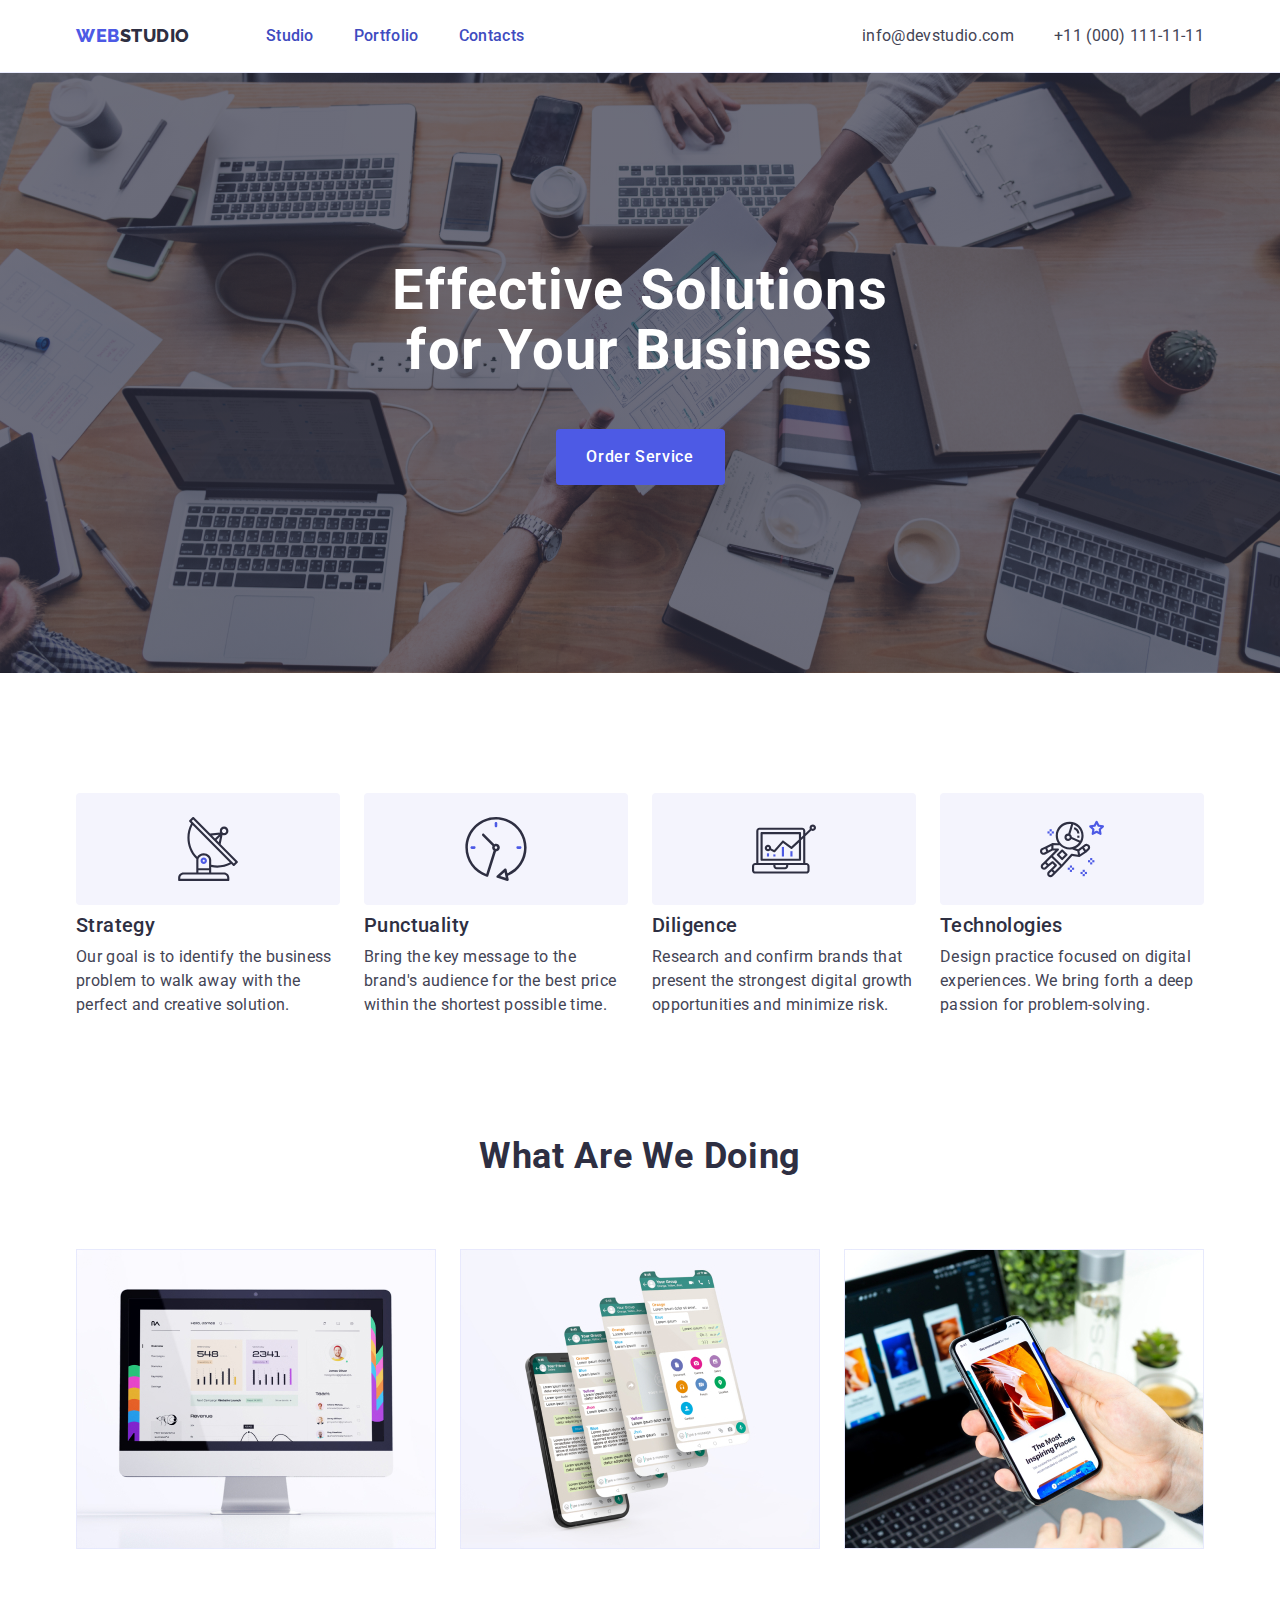
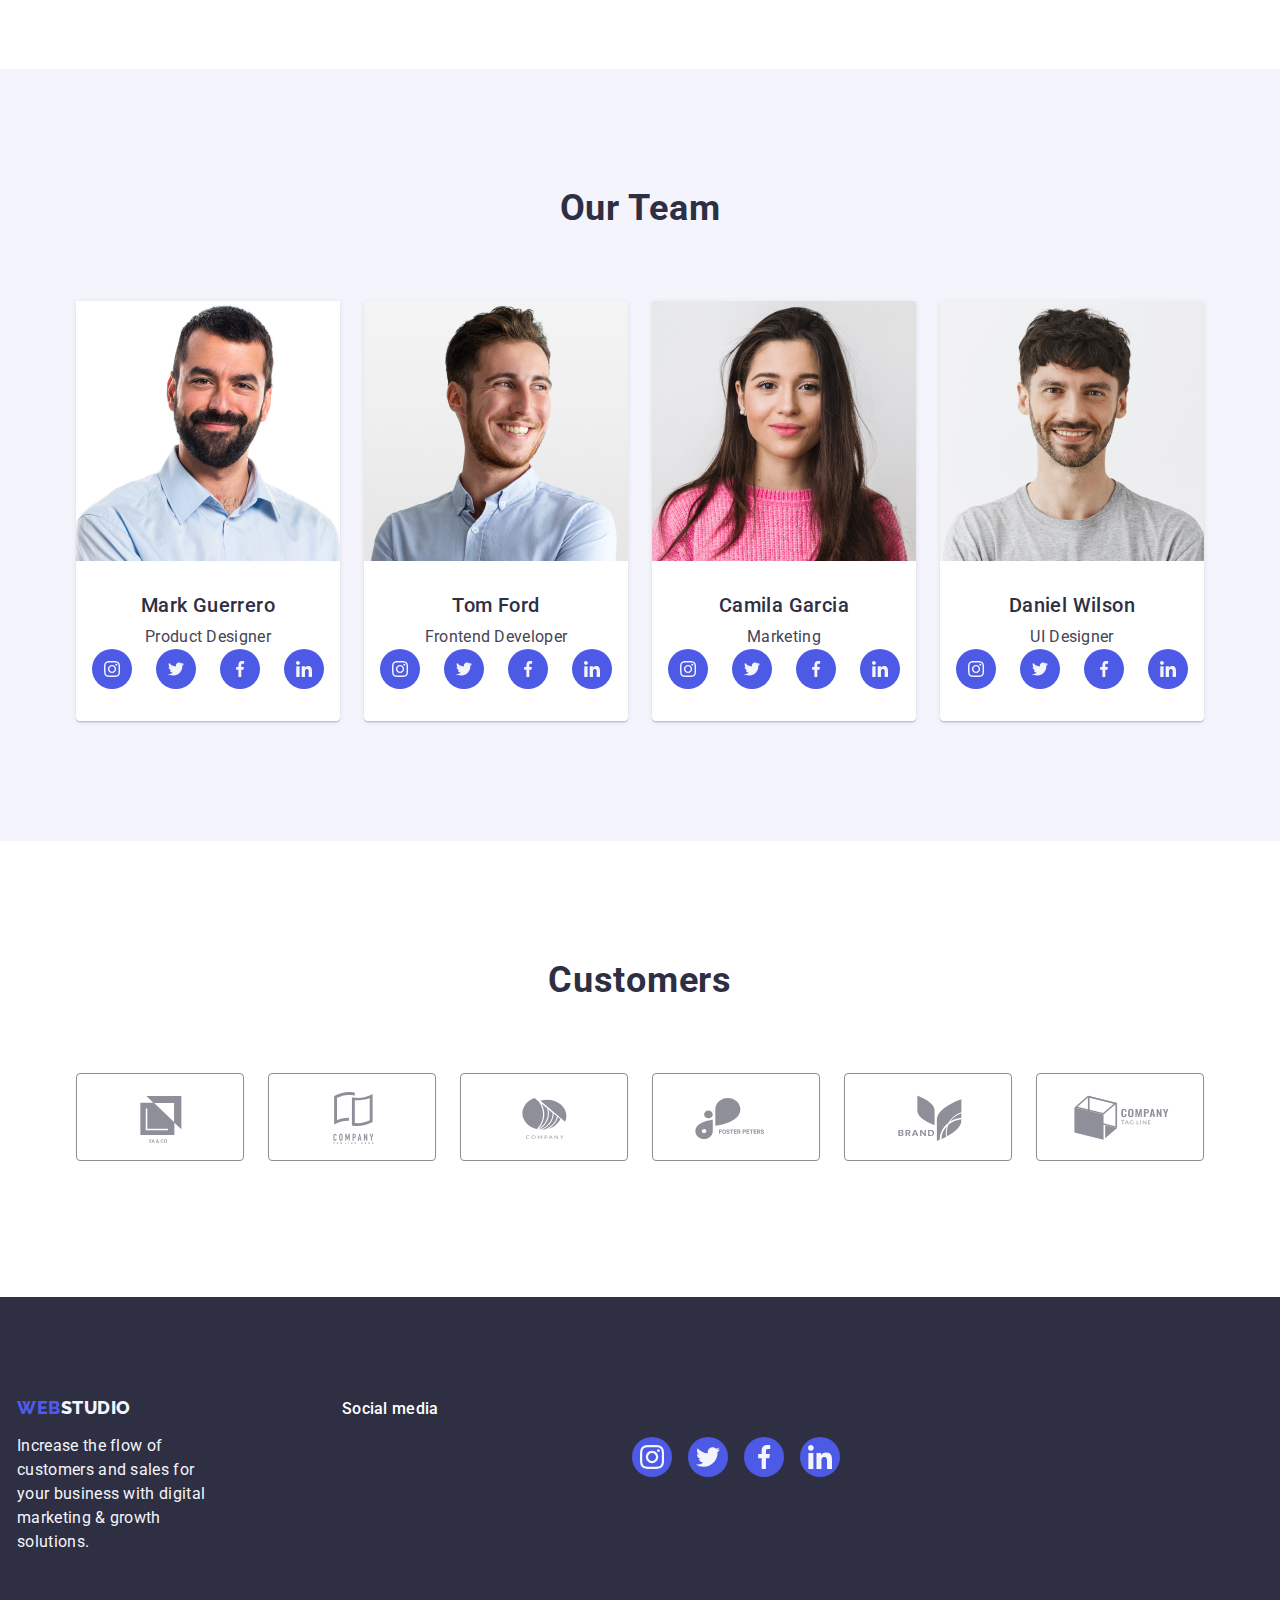
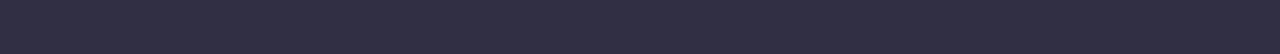
<file: index.html>
<!DOCTYPE html>
<html lang="en">

<head>
    <meta charset="UTF-8">
    <meta http-equiv="X-UA-Compatible" content="IE=edge">
    <meta name="viewport" content="width=device-width, initial-scale=1.0">
    <link rel="stylesheet" href="https://cdnjs.cloudflare.com/ajax/libs/modern-normalize/2.0.0/modern-normalize.min.css"
      integrity="sha512-4xo8blKMVCiXpTaLzQSLSw3KFOVPWhm/TRtuPVc4WG6kUgjH6J03IBuG7JZPkcWMxJ5huwaBpOpnwYElP/m6wg=="
      crossorigin="anonymous" referrerpolicy="no-referrer" />
    <link  rel="stylesheet" href="css/styles.css"/>
    <link rel="preconnect" href="https://fonts.gstatic.com" crossorigin>
    <link rel="preconnect" href="https://fonts.googleapis.com">
    <link href="https://fonts.googleapis.com/css2?family=Raleway:wght@800&family=Roboto:wght@400;500;700&display=swap"
    rel="stylesheet" />
    
    <title>Document</title>
</head>

<body>

 <header class="header">
 <div class="header-div container">
    <nav class="navigation">
      
      <a href="./index.html" target="_blank" class="logo link logo-link">
        WEB<span class="logo-studio">Studio</span>
      </a>
      
        <ul class="nav-list list">
          <li ><a href="./index.html" class="nav-element link">Studio</a></li>
          <li ><a href="./portfolio.html" class="nav-element link">Portfolio</a></li>
          <li ><a href="" class="nav-element link">Contacts</a></li>
        </ul>
    </nav>
    <address class="address">
      <ul class="address-list list">
         <li >
             <a href="mailto:info@devstudio.com" class="post-tel link">info@devstudio.com</a>
         </li>
         <li>
             <a href="tel:+110001111111" class="post-tel link">+11 (000) 111-11-11</a>
         </li>
      </ul>
     </address>
    </div>
 </header>
 <main> 
   <section class="section">
    <div class="container">
     <h1 class="first-title">Effective Solutions for Your Business</h1>
     <button type="button" class="button-order" data-modal-open>Order Service</button>
    </div>
   </section>
    <section class="section-descriptions" >
      <div class="container">
      <h2 class="visually-hidden">blocks</h2>
     <ul class="list-descriptions list">
        <li class="list-elements-descriptions">
          <div class="vector-second-section"> 
            <svg class="vector-pictures-scnd-section" width="64" height="64">
              <use href="./images/icons.svg#icon-antenna-1"></use>
            </svg>
          </div>
          <h3 class="sub-titles">Strategy</h3>
           <p class="paragraph">Our goal is to identify the business
            problem to walk away with the perfect and creative solution. </p>
        </li>
        <li  class="list-elements-descriptions">
          <div class="vector-second-section">
            <svg class="vector-pictures-scnd-section" width="64" height="64">
              <use href="./images/icons.svg#icon-clock-1"></use>
            </svg>
          </div>
          <h3 class="sub-titles">Punctuality</h3>
          <p class="paragraph">Bring the key message to the brand's audience for the best price within the shortest possible time.</p>
        </li>
        <li  class="list-elements-descriptions">
          <div class="vector-second-section">
            <svg class="vector-pictures-scnd-section" width="64" height="64">
              <use href="./images/icons.svg#icon-diagram-1"></use>
            </svg>
          </div>
            <h3 class="sub-titles">Diligence</h3>
            <p class="paragraph">Research and confirm brands that present the strongest digital growth opportunities and minimize risk.</p>
        </li>
        <li  class="list-elements-descriptions">
          <div class="vector-second-section">
            <svg class="vector-pictures-scnd-section" width="64" height="64">
              <use href="./images/icons.svg#icon-astronaut-1"></use>
            </svg>
          </div>
            <h3 class="sub-titles">Technologies</h3>
            <p class="paragraph">Design practice focused on digital experiences. We bring forth a deep passion for problem-solving.</p>
        </li>
     </ul>
    </div>
    </section>
    <section class="what-are-they-doing-section">
      <div class=" container">
       <h2 class="third-title">What are we doing</h2>
     <ul class="img-list list">
        <li class="img-list-item">
          <img src="./images/img.laptop.jpg" alt="monitor" width="360" height="300"> 
        </li>
        <li class="img-list-item">
          <img src="./images/img2.jpg" alt="phones" width="360" height="300">
        </li>
        <li class="img-list-item">
           <img src="./images/img.phoneandlaptop.jpg" alt="phone and laptop" width="360" height="300">
        </li>
     </ul>
    </div>
    </section>
    <section class="our-team">
      <div class="container">
      <h2 class="third-title">Our Team</h2>
        <ul class="their-team list">
           <li class="first-point">
             <img src="./images/img.jpg" alt="Mark Guerrero" width="264" height="260">
             <div  class="name">
              <h3 class="second-title">Mark Guerrero</h3>
              <p class="paragraph-portfolio-main">Product Designer</p>
              <ul class="icons-ourteam">
                <li class="icon-list-item">
                    <a class="icon-list-item-link">
                      <svg width="16" height="16" class="icon-section">
                        <use href="./images/icons.svg#icon-instagram-2"></use>
                      </svg>
                    </a>
                </li>
                <li class="icon-list-item">
                  <a class="icon-list-item-link">
                    <svg width="16" height="16" class="icon-section">
                      <use href="./images/icons.svg#icon-twitter-1"></use>
                    </svg>
                  </a>
              </li>
              <li class="icon-list-item">
                <a class="icon-list-item-link">
                  <svg width="16" height="16" class="icon-section">
                    <use href="./images/icons.svg#icon-facebook-1"></use>
                  </svg>
                </a>
            </li>
            <li class="icon-list-item">
              <a class="icon-list-item-link">
                <svg width="16" height="16" class="icon-section">
                  <use href="./images/icons.svg#icon-linkedin-1"></use>
                </svg>
              </a>
          </li>
              </ul>
              </div>
           </li>
           <li class="first-point">
              <img src="./images/img(1).jpg" alt="Tom Ford" width="264" height="260">
              <div  class="name">
              <h3 class="second-title">Tom Ford</h3>
              <p class="paragraph-portfolio-main">Frontend Developer</p>
              <ul class="icons-ourteam">
                <li class="icon-list-item">
                  <a class="icon-list-item-link">
                    <svg width="16" height="16" class="icon-section">
                      <use href="./images/icons.svg#icon-instagram-2"></use>
                    </svg>
                  </a>
              </li>
              <li class="icon-list-item">
                <a class="icon-list-item-link">
                  <svg width="16" height="16" class="icon-section">
                    <use href="./images/icons.svg#icon-twitter-1"></use>
                  </svg>
                </a>
            </li>
            <li class="icon-list-item">
              <a class="icon-list-item-link">
                <svg width="16" height="16" class="icon-section">
                  <use href="./images/icons.svg#icon-facebook-1"></use>
                </svg>
              </a>
          </li>
          <li class="icon-list-item">
            <a class="icon-list-item-link">
              <svg width="16" height="16" class="icon-section">
                <use href="./images/icons.svg#icon-linkedin-1"></use>
              </svg>
            </a>
        </li>
              </ul>
              </div>
           </li>
           <li class="first-point">
             <img src="./images/img(5).jpg" alt="Camila Garcia" width="264" height="260">
             <div  class="name">
             <h3 class="second-title">Camila Garcia</h3>
             <p class="paragraph-portfolio-main">Marketing</p>
              <ul class="icons-ourteam">
                <li class="icon-list-item">
                  <a class="icon-list-item-link">
                    <svg width="16" height="16" class="icon-section">
                      <use href="./images/icons.svg#icon-instagram-2"></use>
                    </svg>
                  </a>
              </li>
              <li class="icon-list-item">
                <a class="icon-list-item-link">
                  <svg width="16" height="16" class="icon-section">
                    <use href="./images/icons.svg#icon-twitter-1"></use>
                  </svg>
                </a>
            </li>
            <li class="icon-list-item">
              <a class="icon-list-item-link">
                <svg width="16" height="16" class="icon-section">
                  <use href="./images/icons.svg#icon-facebook-1"></use>
                </svg>
              </a>
          </li>
          <li class="icon-list-item">
            <a class="icon-list-item-link">
              <svg width="16" height="16" class="icon-section">
                <use href="./images/icons.svg#icon-linkedin-1"></use>
              </svg>
            </a>
        </li>
              </ul>
            </div>
           </li>
           <li class="first-point">
            <img src="./images/img(3).jpg" alt="Daniel Wilson" width="264" height="260">
            <div  class="name">
            <h3 class="second-title">Daniel Wilson</h3>
            <p class="paragraph-portfolio-main">UI Designer</p>
            <ul class="icons-ourteam">
              <li class="icon-list-item">
                <a class="icon-list-item-link">
                  <svg width="16" height="16" class="icon-section">
                    <use href="./images/icons.svg#icon-instagram-2"></use>
                  </svg>
                </a>
            </li>
            <li class="icon-list-item">
              <a class="icon-list-item-link">
                <svg width="16" height="16" class="icon-section">
                  <use href="./images/icons.svg#icon-twitter-1"></use>
                </svg>
              </a>
          </li>
          <li class="icon-list-item">
            <a class="icon-list-item-link">
              <svg width="16" height="16" class="icon-section">
                <use href="./images/icons.svg#icon-facebook-1"></use>
              </svg>
            </a>
        </li>
        <li class="icon-list-item">
          <a class="icon-list-item-link">
            <svg width="16" height="16" class="icon-section">
              <use href="./images/icons.svg#icon-linkedin-1"></use>
            </svg>
          </a>
      </li>
            </ul>
            </div>
           </li>
        </ul>
        </div>
    </section>
    <section class="five-section">
      <div class="container">
         <h2 class="third-title">Customers</h2>
         <ul class="five-section-list">
          <li class="five-section-list-item">
            <a class="five-section-list-link">
              <svg  width="104" height="56" class="five-section-list-item-icon">
                <use href="./images/icons.svg#icon-Logo">

                </use>
              </svg>
            </a>
          </li>
          <li class="five-section-list-item">
            <a class="five-section-list-link">
              <svg  width="104" height="56" class="five-section-list-item-icon">
                <use href="./images/icons.svg#icon-Logo-1">

                </use>
              </svg>
            </a>
          </li>
          <li class="five-section-list-item">
            <a class="five-section-list-link">
              <svg  width="104" height="56" class="five-section-list-item-icon">
                <use href="./images/icons.svg#icon-Logo-2">

                </use>
              </svg>
            </a>
          </li>
          <li class="five-section-list-item">
            <a class="five-section-list-link">
              <svg  width="104" height="56" class="five-section-list-item-icon">
                <use href="./images/icons.svg#icon-Logo-5">

                </use>
              </svg>
            </a>
          </li>
          <li class="five-section-list-item">
            <a class="five-section-list-link">
              <svg  width="104" height="56" class="five-section-list-item-icon">
                <use href="./images/icons.svg#icon-Logo-3">

                </use>
              </svg>
            </a>
          </li>
          <li class="five-section-list-item">
            <a class="five-section-list-link">
              <svg  width="104" height="56" class="five-section-list-item-icon">
                <use href="./images/icons.svg#icon-Logo-4">

                </use>
              </svg>
            </a>
          </li>
         </ul>
      </div>
    </section>
 </main>
 <footer class="footer">
  <div class="container footer-div">
    <div class="logo-paragraph-footer">
   <a href="./index.html" target="_blank" class="logo link footer-link">
    WEB<span class="logo-studio-dark">Studio</span>
   </a>
   <p class="footer-paragraph">Increase the flow of customers and sales for your business with digital marketing & growth solutions.</p>
  </div>
   <div class="container">
    <p class="social-media">Social media</p>
    <ul class="icons-ourteam footer-socialmedia-list">
      <li class="icon-list-item">
        <a class="icon-list-item-link-footer">
          <svg width="24" height="24" class="icon-section">
            <use href="./images/icons.svg#icon-instagram-2"></use>
          </svg>
        </a>
    </li>
    <li class="icon-list-item">
      <a class="icon-list-item-link-footer">
        <svg width="24" height="24" class="icon-section">
          <use href="./images/icons.svg#icon-twitter-1"></use>
        </svg>
      </a>
  </li>
  <li class="icon-list-item">
    <a class="icon-list-item-link-footer">
      <svg width="24" height="24" class="icon-section">
        <use href="./images/icons.svg#icon-facebook-1"></use>
      </svg>
    </a>
</li>
<li class="icon-list-item">
  <a class="icon-list-item-link-footer">
    <svg width="24" height="24" class="icon-section">
      <use href="./images/icons.svg#icon-linkedin-1"></use>
    </svg>
  </a>
</li>
    </ul>
   </div>
</div>
</footer>
<div class="backdrop is-hidden" data-modal>
   <div class="modal">
     <button type="button" class="data-modal-close-button" data-modal-close>
      <svg width="8" height="8" class="close-button">
        <use href="./images/icons.svg#icon-close-black-18dp-2-1">

        </use>
      </svg>
     </button>
   </div>
</div>
  <script src="./modal.js"></script>
</body>

</html>
</file>
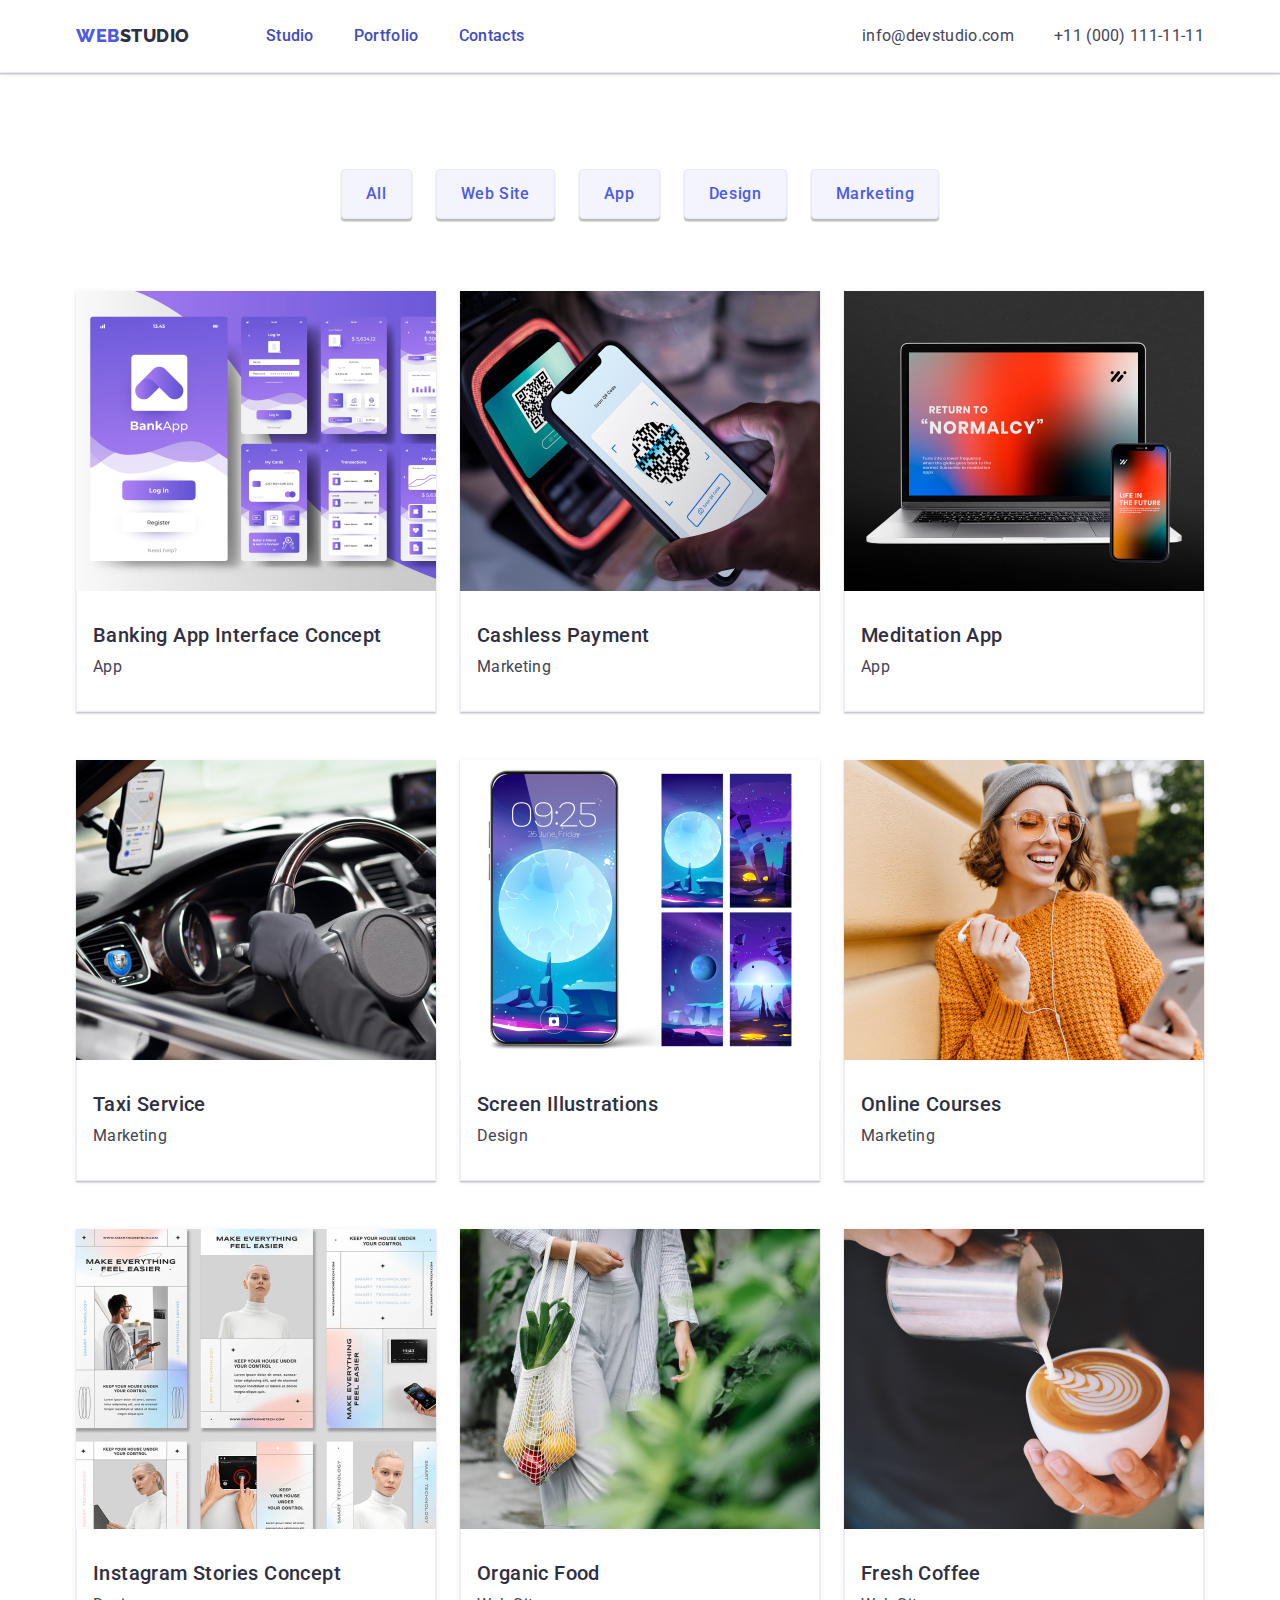
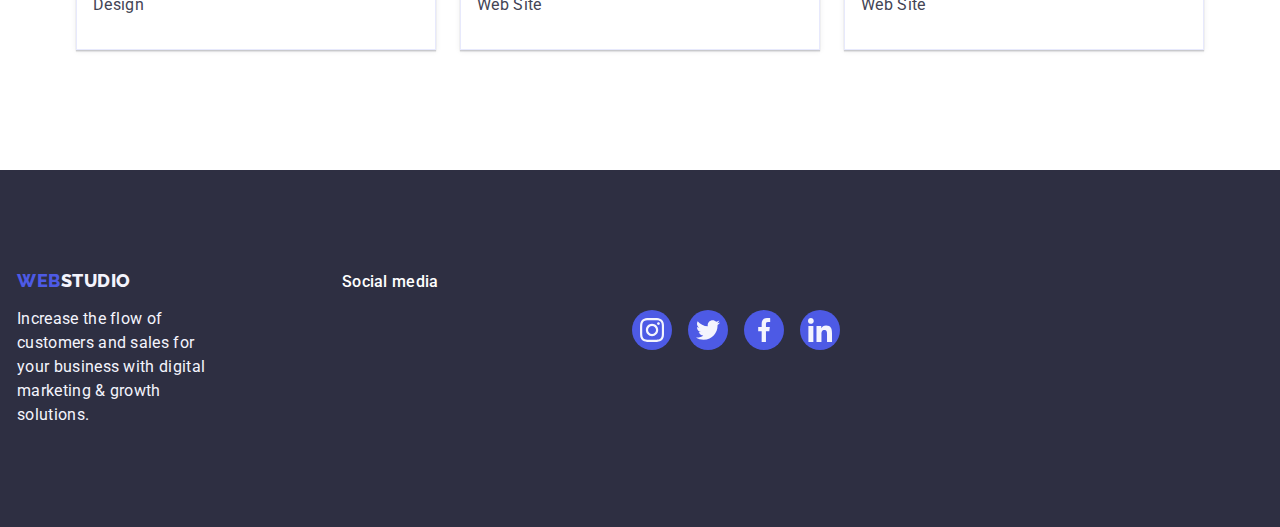
<file: portfolio.html>
<!DOCTYPE html>
<html lang="en">

<head>
    <meta charset="UTF-8">
    <meta http-equiv="X-UA-Compatible" content="IE=edge">
    <meta name="viewport" content="width=device-width, initial-scale=1.0">
    <link rel="stylesheet" href="https://cdnjs.cloudflare.com/ajax/libs/modern-normalize/2.0.0/modern-normalize.min.css"
      integrity="sha512-4xo8blKMVCiXpTaLzQSLSw3KFOVPWhm/TRtuPVc4WG6kUgjH6J03IBuG7JZPkcWMxJ5huwaBpOpnwYElP/m6wg=="
      crossorigin="anonymous" referrerpolicy="no-referrer" />
    <link  rel="stylesheet" href="css/styles.css"/>
    <link rel="preconnect" href="https://fonts.gstatic.com" crossorigin>
    <link rel="preconnect" href="https://fonts.googleapis.com">
    <link href="https://fonts.googleapis.com/css2?family=Raleway:wght@800&family=Roboto:wght@400;500;700&display=swap"
    rel="stylesheet" />
    <title>Document</title>
</head>
<body>
  <header class="header">
    <div class="header-div container">
       <nav class="navigation">
         
         <a href="./index.html" target="_blank" class="logo link logo-link">
           WEB<span class="logo-studio">Studio</span>
         </a>
         
           <ul class="nav-list list">
             <li ><a href="./index.html" class="nav-element link">Studio</a></li>
             <li ><a href="./portfolio.html" class="nav-element link">Portfolio</a></li>
             <li ><a href="" class="nav-element link">Contacts</a></li>
           </ul>
       </nav>
       <address class="address">
         <ul class="address-list list">
            <li >
                <a href="mailto:info@devstudio.com" class="post-tel link">info@devstudio.com</a>
            </li>
            <li>
                <a href="tel:+110001111111" class="post-tel link">+11 (000) 111-11-11</a>
            </li>
         </ul>
        </address>
       </div>
    </header>
<main>
 <section class="section-portfolio">
  <div class="container">
  <h1 class="visually-hidden">Portfolio</h1>
   <ul class="list button-list">
     <li>
       <button type="button" class="button-portfolio">All</button>
     </li>
     <li>
       <button type="button" class="button-portfolio">Web Site</button>
     </li>
     <li>
       <button type="button" class="button-portfolio">App</button>
     </li>
     <li>
       <button type="button" class="button-portfolio">Design</button>
     </li>
     <li>
       <button type="button" class="button-portfolio">Marketing</button>
     </li>
   </ul>
  <ul class="list portfolio-propositions">
     <li class="portfolio-propositions-item">
      <a href="" class="link link-portfolio">
        <div class="image-portfolio">
         <img src="./images/img6.jpg" alt="Banking App Interface Concept" width="360">
          <p class="windows-in-portfolio"> 14 Stylish and User-Friendly App Design Concepts · Task Manager App · Calorie Tracker App · Exotic Fruit Ecommerce App · Cloud Storage App</p>
        </div>
      <div class="name-category">
      <h2 class="sub-titles">Banking App Interface Concept</h2>
      <p class="paragraph-portfolio">App</p>
      </div>
    </a>
     </li>
     <li class="portfolio-propositions-item">
      <a href="" class="link link-portfolio">
        <div class="image-portfolio">
         <img src="./images/img7.jpg" alt="Cashless Payment" width="360">
         <p class="windows-in-portfolio">14 Stylish and User-Friendly App Design Concepts · Task Manager App · Calorie Tracker App · Exotic Fruit Ecommerce App · Cloud Storage App</p>
        </div>
      <div class="name-category">
      <h2 class="sub-titles">Cashless Payment</h2>
      <p class="paragraph-portfolio">Marketing</p>
      </div>
    </a>
     </li>
     <li class="portfolio-propositions-item">
      <a href="" class="link link-portfolio">
        <div class="image-portfolio">
         <img src="./images/img8.jpg" alt="Meditation App" width="360">
         <p class="windows-in-portfolio">14 Stylish and User-Friendly App Design Concepts · Task Manager App · Calorie Tracker App · Exotic Fruit Ecommerce App · Cloud Storage App</p>
        </div>
        <div class="name-category">
       <h2 class="sub-titles">Meditation App</h2>
       <p class="paragraph-portfolio">App</p>
      </div>
       
      </a>
     </li>
      <li class="portfolio-propositions-item">
        <a href="" class="link link-portfolio"> 
          <div class="image-portfolio">
          <img src="./images/img9.jpg" alt="Taxi Service" width="360">
          <p class="windows-in-portfolio">14 Stylish and User-Friendly App Design Concepts · Task Manager App · Calorie Tracker App · Exotic Fruit Ecommerce App · Cloud Storage App</p>
        </div>
          <div class="name-category">
           <h2 class="sub-titles">Taxi Service</h2>
         <p class="paragraph-portfolio">Marketing</p>
        </div>
      </a>
      </li>
      <li class="portfolio-propositions-item">
        <a href="" class="link link-portfolio">
          <div class="image-portfolio">
           <img src="./images/img10.jpg" alt="Screen Illustrations" width="360">
           <p class="windows-in-portfolio">14 Stylish and User-Friendly App Design Concepts · Task Manager App · Calorie Tracker App · Exotic Fruit Ecommerce App · Cloud Storage App</p>
          </div>
        <div class="name-category">
        <h2 class="sub-titles">Screen Illustrations</h2>
        <p class="paragraph-portfolio">Design</p>
        </div>
        </a>
      </li>
      <li class="portfolio-propositions-item">
        <a href="" class="link link-portfolio">
          <div class="image-portfolio">
           <img src="./images/img11.jpg" alt="Online Courses" width="360">
           <p class="windows-in-portfolio">14 Stylish and User-Friendly App Design Concepts · Task Manager App · Calorie Tracker App · Exotic Fruit Ecommerce App · Cloud Storage App</p>
          </div>
        <div class="name-category">
        <h2 class="sub-titles">Online Courses</h2>
        <p class="paragraph-portfolio">Marketing</p>
        </div>
        </a>
      </li>
      <li class="portfolio-propositions-item">
        <a href="" class="link link-portfolio">
          <div class="image-portfolio">
           <img src="./images/img12.jpg" alt="Instagram Stories Concept" width="360">
           <p class="windows-in-portfolio">14 Stylish and User-Friendly App Design Concepts · Task Manager App · Calorie Tracker App · Exotic Fruit Ecommerce App · Cloud Storage App</p>
          </div>
        <div class="name-category">
        <h2 class="sub-titles">Instagram Stories Concept</h2>
        <p class="paragraph-portfolio">Design</p>
        </div>
        </a>
      </li>
      <li class="portfolio-propositions-item">
        <a href="" class="link link-portfolio">
          <div class="image-portfolio">
           <img src="./images/img13.jpg" alt="Organic Food" width="360">
           <p class="windows-in-portfolio">14 Stylish and User-Friendly App Design Concepts · Task Manager App · Calorie Tracker App · Exotic Fruit Ecommerce App · Cloud Storage App</p>
         </div> 
        <div class="name-category">
        <h2 class="sub-titles">Organic Food</h2>
        <p class="paragraph-portfolio">Web Site</p>
        </div>
        </a>
      </li>
      <li class="portfolio-propositions-item">
        <a href="" class="link link-portfolio">
          <div class="image-portfolio">
            <img src="./images/img14.jpg" alt="Fresh Coffee" width="360">
            <p class="windows-in-portfolio">14 Stylish and User-Friendly App Design Concepts · Task Manager App · Calorie Tracker App · Exotic Fruit Ecommerce App · Cloud Storage App</p>
         </div>
        <div class="name-category">
        <h2 class="sub-titles">Fresh Coffee</h2>
        <p class="paragraph-portfolio">Web Site</p>
        </div>
        </a>
      </li>
    </ul>
    </div>
 </section>
</main>
<footer class="footer">
  <div class="container footer-div">
    <div class="logo-paragraph-footer">
   <a href="./index.html" target="_blank" class="logo link footer-link">
    WEB<span class="logo-studio-dark">Studio</span>
   </a>
   <p class="footer-paragraph">Increase the flow of customers and sales for your business with digital marketing & growth solutions.</p>
  </div>
   <div class="container">
    <p class="social-media">Social media</p>
    <ul class="icons-ourteam footer-socialmedia-list">
      <li class="icon-list-item">
        <a class="icon-list-item-link-footer">
          <svg width="24" height="24" class="icon-section">
            <use href="./images/icons.svg#icon-instagram-2"></use>
          </svg>
        </a>
    </li>
    <li class="icon-list-item">
      <a class="icon-list-item-link-footer">
        <svg width="24" height="24" class="icon-section">
          <use href="./images/icons.svg#icon-twitter-1"></use>
        </svg>
      </a>
  </li>
  <li class="icon-list-item">
    <a class="icon-list-item-link-footer">
      <svg width="24" height="24" class="icon-section">
        <use href="./images/icons.svg#icon-facebook-1"></use>
      </svg>
    </a>
</li>
<li class="icon-list-item">
  <a class="icon-list-item-link-footer">
    <svg width="24" height="24" class="icon-section">
      <use href="./images/icons.svg#icon-linkedin-1"></use>
    </svg>
  </a>
</li>
    </ul>
   </div>
</div>
</footer>
</body>
</html>
</file>
<file: css/styles.css>
*
*::before,
*::after{
  box-sizing: border-box;
}
ul {
    padding-left: 0;
    list-style: none;
}
h1,h2,h3,h4,p{
    margin: 0;
}
body{

font-family: "Roboto",  sans-serif;
color: var(--slate);
background-color: var(--white);
}
img{
    display: block;
}
.header{
    border-bottom: 1px solid #e7e9fc;
    box-shadow: 0px 2px 1px rgba(46, 47, 66, 0.08),
        0px 1px 1px rgba(46, 47, 66, 0.16),
        0px 1px 6px rgba(46, 47, 66, 0.08);
}
.header-div{
    display: flex;
    
}
.container{
    width: 1158px;
    margin: 0 auto;
    padding: 0 15px;
}
.navigation{
    display: flex;
    align-items: center;

}
.logo{
    font-family: "Raleway",sans-serif;
 color: var(--iris);
 
 font-weight: 800;
 font-size: 18px;
 line-height: 1.17 ;
 letter-spacing: 0.03em;
 text-transform: uppercase;
margin-right: 76px;
}
.logo-div{
    margin-right: 76px;
}
.logo-link{
    margin-right: 76px;
}
.link{

    text-decoration: none;
}
.link:hover, .link:focus{
    color: var(--ocean);
}
.logo-studio{
 

  font-family: "Raleway",sans-serif;
  color: var(--navy-blue);
}
.logo-studio-dark{
    font-family: "Raleway",sans-serif;
    color: var(--cloud);
}
.list{

  list-style: none;
  margin: 0;
  padding: 0;
}
.nav-element{
    font-weight: 500;
    line-height: 1.5;
    letter-spacing: 0.02em;
    color: var(--navy-blue);
    padding: 24px 0;
    display: block;
    position: relative;
    color: #404bbf;
    transition: color 250ms cubic-bezier(0.4, 0, 0.2, 1);
    
}
.nav-element::after{
    position: absolute;
    left: 0; 
    bottom: -1px;
    height: 4px;
    background-color: #404bbf;
    border-radius: 2px;
    transition: color 250ms cubic-bezier(0.4, 0, 0.2, 1);
    content: "";

}
.nav-element:hover, .nav-element:focus{
    color: var(--ocean);
}
.nav-list{
    display: flex;
    gap: 40px;
}
.address{

    font-style: normal;
    margin-left: auto;

}
.address-list{
    display: flex;
    gap: 40px;
}
.post-tel{
    line-height: 1.5;
    letter-spacing: 0.02em;
    color: var(--slate);
    padding-top: 24px;
    padding-bottom: 24px;
    display: block;
    transition: color 250ms cubic-bezier(0.4, 0, 0.2, 1); 
}

.section{
  
    background-image: linear-gradient(rgba(46, 47, 66, 0.7), rgba(46, 47, 66, 0.7)), url(../images/people-office.jpg); 
    background-color: var(--navy-blue);
    padding: 188px 0;
    max-width: 1440px;
    background-repeat: no-repeat;
    background-position: center;
    background-size: cover;

}
.section-descriptions{
    padding: 120px 0;
}
.visually-hidden {
    position: absolute;
    width: 1px;
    height: 1px;
    margin: -1px;
    border: 0;
    padding: 0;
    white-space: nowrap;
    clip-path: inset(100%);
    clip: rect(0 0 0 0);
    overflow: hidden;
}
.list-descriptions{
    display: flex;
    gap: 24px; 
    flex-basis: calc((100% - 3 * 24px) / 4);
}
.list-elements-descriptions{
  width: calc((100% - 72px) / 4);

}
.vector-second-section{
display: flex;
align-items: center;
justify-content: center;
height: 112px;
background-color: #f4f4fd;
border-radius: 4px;
margin-bottom: 8px;
}
.vector-pictures-scnd-section{

}
.five-section-list-item-icon{
    fill: currentColor;
}
.first-title{
    font-size: 56px;
    line-height: 1.07;
    text-align: center;
    letter-spacing: 0.02em;
    color: var(--white);
    max-width: 496px;
    margin-bottom: 48px;
    margin-left: auto;
    margin-right: auto;
}
.button-order{
    background-color: var(--iris);
    font-family: "Roboto", sans-serif;
    font-weight: 500;
    font-size: 16px;
    line-height: 1.5;
    letter-spacing: 0.04em;
    color: var(--white);
    display: block;
    min-width: 169px;
    height: 56px;
    border: none;
    border-radius: 4px;
    cursor: pointer;
    margin-left: auto;
    margin-right: auto;
    transition: background-color 250ms cubic-bezier(0.4, 0, 0.2, 1);;
}
.button-order:hover, .button-order:focus{
    background-color: var(--ocean);
    cursor: pointer;
}
.second-title{
    font-weight: 500;
    font-size: 20px;
    line-height: 1.2;
    letter-spacing: 0.02em;
    color: var(--navy-blue);
    margin-bottom: 72px;
    text-align: center;
    margin-bottom: 8px;
}
.first-point{

    background-color: #FFFFFF;
    flex-basis: calc((100% - 3 * 24px) / 4);
    border-radius: 0px 0px 4px 4px;
    box-shadow: 0px 1px 6px rgba(46, 47, 66, 0.08),
        0px 1px 1px rgba(46, 47, 66, 0.16),
        0px 2px 1px rgba(46, 47, 66, 0.08);
}
.icons-ourteam{
    display: flex;
    justify-content: center;
    gap: 24px;
    background-color: 250ms cubic-bezier(0.4, 0, 0.2, 1);

}
.footer-socialmedia-list{
    display: flex;
    justify-content: center;
    gap: 16px;
}
.icon-list-item{
    width: 40px;
    height: 40px;
}
.icon-list-item-link{
    width: 100%;
    height: 100%;
    background-color:#4d5ae5;
    border-radius: 50%;
    display: flex;
    align-items: center;
    justify-content: center;
    transition:  background-color 250ms cubic-bezier(0.4, 0, 0.2, 1); 
}

.icon-list-item-link:hover{
    background-color: #404bbf;
    
}
.icon-list-item-link:focus{
    border-color: #404bbf;
    
}

.icon-list-item-link-footer{
    width: 100%;
    height: 100%;
    background-color:#4d5ae5;
    border-radius: 50%;
    display: flex;
    align-items: center;
    justify-content: center;
    transition: background-color 250ms cubic-bezier(0.4, 0, 0.2, 1); 
}
.icon-list-item-link-footer:hover,
.icon-list-item-link-footer:focus {
    background-color: #31d0aa; 
}

.icon-section{
    fill: #f4f4fd;
}
.what-are-they-doing-section{
    padding-bottom: 120px;

}
.five-section{
    padding-top: 120px;
    padding-bottom: 120px;

}

.sub-titles{
    font-weight: 500;
    font-size: 20px;
    line-height: 1.2;
    letter-spacing: 0.02em;
    color: var(--navy-blue);
    margin-bottom: 8px;
}
.third-title-h3{
    font-size: 36px;
    line-height: 1.11;
    letter-spacing: 0.02em;
    text-align: center;
    text-transform: capitalize;
    color: var(--navy-blue);
}
.third-title{
    font-size: 36px;
line-height: 1.11;
letter-spacing: 0.02em;
text-align: center;
text-transform: capitalize;
color: var(--navy-blue);
margin-bottom: 72px;

}
.img-list{
    display: flex;
    gap: 24px;
}
.img-list-item{
    flex-basis: calc((100% - 48px) / 3);
}
.paragraph{
    line-height: 1.5;
    letter-spacing: 0.02em;

}
.our-team{
 
    background-color: #F4F4FD;
    padding: 120px 0;
}
.their-team{
    display: flex;
    gap: 24px;
}
.section-portfolio{
    padding-top: 96px;
    padding-bottom: 120px;
}
.name{
    padding: 32px 0;

}
.five-section-list{
    display: flex;
    gap: 24px;

}
.five-section-list-item{
    width: calc((100% - 120px) / 6); 
    height: 88px; 

}
.five-section-list-link{
   transition: border-color 250ms cubic-bezier(0.4, 0, 0.2, 1), color 250ms cubic-bezier(0.4, 0, 0.2, 1);
   width: 100%;
   height: 100%;
   border: 1px solid #8e8f99;
   border-radius: 4px;
   display: flex;
   align-items: center; 
   justify-content: center;
   color: #8e8f99;
}
.five-section-list-link:hover {
    border-color: #404bbf;
    color: #404bbf;
}
.five-section-list-link:focus{
    border-color: #404bbf;
    color: #404bbf;
}
.footer{
    background-color: var(--navy-blue);
    padding: 100px 0;
    display: flex;
    align-items: baseline;

}
.footer-div{
    margin-right: 120px;
    display: flex;
    align-items: baseline;


}
.social-media{
    font-weight: 500;
    font-size: 16px;
    line-height: 1.5 ;
    letter-spacing: 0.02em;
    color: #ffffff;
    margin-bottom: 16px; 

}
.footer-link{
    display: inline-block;
    margin-bottom: 16px;
}

.footer-paragraph{
    line-height: 1.5;
    color: var(--cloud);
    letter-spacing: 0.02em;
    max-width: 264px;
}
.logo-paragraph-footer{
    margin-right: 120px;

}
.backdrop {
    position: fixed;
    top: 0; 
    left: 0;
    width: 100%;
    height: 100%;
    background-color: rgba(46, 47, 66, 0.4);
    transition: opacity 250ms cubic-bezier(0.4, 0, 0.2, 1), visibility 250ms cubic-bezier(0.4, 0, 0.2, 1);

}
.is-hidden{
    opacity: 0;
    visibility: hidden;
    pointer-events: none;

}
.modal{
    position: absolute;
    top: 50%;
    left: 50%; 
    transform: translate(-50%, -50%) scale(1);
    width: 408px;
    min-height: 584px;
    background: #fcfcfc;
    box-shadow: 0px 1px 1px rgba(0, 0, 0, 0.14), 0px 1px 3px rgba(0, 0, 0, 0.12), 0px 2px 1px rgba(0, 0, 0, 0.2);
    border-radius: 4px;
    transition: transform 250ms cubic-bezier(0.4, 0, 0.2, 1);

}
.data-modal-close-button{
    position: absolute;
    top: 24px;
    right: 24px;
    width: 24px;
    height: 24px;
    border-radius: 50%;
    display: flex; 
    align-items: center; 
    justify-content: center;
    background-color: #e7e9fc;
    border: 1px solid rgba(0, 0, 0, 0.1);
    padding: 0;
    cursor: pointer;
    transition: background-color 250ms cubic-bezier(0.4, 0, 0.2, 1), border 250ms cubic-bezier(0.4, 0, 0.2, 1);
   

}
.data-modal-close-button:hover,
.data-modal-close-button:focus{
    fill: #ffffff;
    background-color: #404bbf;
    border: none;
}
.close-button{
    transition: fill 250ms cubic-bezier(0.4, 0, 0.2, 1); 

}
.close-button:hover,
.close-button:focus{
    fill: #ffffff;
}
:root{
 --navy-blue: #2E2F42;
 --iris: #4D5AE5;
 --navyblue-modal: #2E2F42; 
 --grey: #2E2F42;
 --white: #ffffff;
 --dairy: #FCFCFC;
 --ocean: #404BBF;
 --cloud: #F4F4FD; 
 --cornflower: #E7E9FC;
 --green: #31D0AA;
 --slate: #434455;
 --lightslate: #8E8F99;
 
}
.button-portfolio{
    font-family: "Roboto", sans-serif;
    font-weight: 500;
    font-size: 16px;
    line-height: 1.5;
    letter-spacing: 0.04em;
    color: var(--iris);
    background-color: var(--cloud);
    cursor: pointer;
    padding: 12px 24px;
    border: 1px solid #e7e9fc;
    border-radius: 4px;
    box-shadow: 0px 3px 1px rgba(0, 0, 0, 0.1), 0px 2px 1px rgba(0, 0, 0, 0.08), 0px 2px 2px rgba(0, 0, 0, 0.12);
    transition: color 250ms cubic-bezier(0.4, 0, 0.2, 1), background-color 250ms cubic-bezier(0.4, 0, 0.2, 1), border-color 250ms cubic-bezier(0.4, 0, 0.2, 1), box-shadow 250ms cubic-bezier(0.4, 0, 0.2, 1);
    
}

.button-portfolio:hover,
.button-portfolio:focus{
    color: var(--white);
    background-color: var(--ocean);
    border: 1px solid transparent;
    box-shadow:  0px 3px 1px rgba(0, 0, 0, 0.1), 0px 2px 1px rgba(0, 0, 0, 0.08), 0px 2px 2px rgba(0, 0, 0, 0.12); 
}
.portfolio-propositions{
    display: flex;
    flex-wrap: wrap;
    column-gap: 24px;
    row-gap: 48px;
}
.portfolio-propositions-item{
    flex-basis: calc((100% - 48px) / 3);
    display: block;
    box-shadow: 0px 1px 6px rgba(46, 47, 66, 0.08), 0px 1px 1px rgba(46, 47, 66, 0.16), 0px 2px 1px rgba(46, 47, 66, 0.08);
}
.portfolio-propositions-item:hover,
.portfolio-propositions-item:focus{
    box-shadow: 0px 1px 6px rgba(46, 47, 66, 0.08), 0px 1px 1px rgba(46, 47, 66, 0.16), 0px 2px 1px rgba(46, 47, 66, 0.08);

}
.paragraph-portfolio{
    font-size: 16px;
    line-height: 1.5;
    letter-spacing: 0.02em;
    color: var(--slate);
    transform: translateY(0%);


}
.paragraph-portfolio:hover,
.paragraph-portfolio:focus{
    transform: translateY(0%);

}
.image-portfolio{
    position: relative;
    overflow: hidden;
}
.windows-in-portfolio{
    position: absolute; 
    top: 0;
    font-size: 16px;
    line-height: 1.5; 
    letter-spacing: 0.02em;
    color: #f4f4fd;
    padding: 40px 32px; 
    background-color: #4d5ae5;
    height: 100%;
    width: 100%; 
    transform: translateY(100%); 
    transition: transform 250ms cubic-bezier(0.4, 0, 0.2, 1);
}
.paragraph-portfolio-main{
    font-size: 16px;
    line-height: 1.5;
    letter-spacing: 0.02em;
    color: var(--slate);
    text-align: center;
}
.link-portfolio{
    display: block;
    transition: box-shadow 250ms cubic-bezier(0.4, 0, 0.2, 1);
}
.link-portfolio:hover,
.link-portfolio:focus{
    box-shadow: 0px 1px 6px rgba(46, 47, 66, 0.08), 0px 1px 1px rgba(46, 47, 66, 0.16), 0px 2px 1px rgba(46, 47, 66, 0.08);
    transform: translateY(0%);

}
.link-portfolio .paragraph-portfolio:hover, .link-portfolio .paragraph-portfolio:focus{
    
}
.name-category{
    padding: 32px 16px;
    border: 1px solid #e7e9fc;
    border-top: none;
}
.button-list{
    display: flex;
    justify-content: center;
    gap: 24px;
    margin-bottom: 72px;
}
/*! modern-normalize v2.0.0 | MIT License | https://github.com/sindresorhus/modern-normalize */

/*
Document
========
*/

/**
Use a better box model (opinionated).
*/

*,
::before,
::after {
	box-sizing: border-box;
}

html {
	/* Improve consistency of default fonts in all browsers. (https://github.com/sindresorhus/modern-normalize/issues/3) */
	font-family:
		system-ui,
		'Segoe UI',
		Roboto,
		Helvetica,
		Arial,
		sans-serif,
		'Apple Color Emoji',
		'Segoe UI Emoji';
	line-height: 1.15; /* 1. Correct the line height in all browsers. */
	-webkit-text-size-adjust: 100%; /* 2. Prevent adjustments of font size after orientation changes in iOS. */
	-moz-tab-size: 4; /* 3. Use a more readable tab size (opinionated). */
	tab-size: 4; /* 3 */
}

/*
Sections
========
*/

body {
	margin: 0; /* Remove the margin in all browsers. */
}

/*
Grouping content
================
*/

/**
1. Add the correct height in Firefox.
2. Correct the inheritance of border color in Firefox. (https://bugzilla.mozilla.org/show_bug.cgi?id=190655)
*/

hr {
	height: 0; /* 1 */
	color: inherit; /* 2 */
}

/*
Text-level semantics
====================
*/

/**
Add the correct text decoration in Chrome, Edge, and Safari.
*/

abbr[title] {
	text-decoration: underline dotted;
}

/**
Add the correct font weight in Edge and Safari.
*/

b,
strong {
	font-weight: bolder;
}

/**
1. Improve consistency of default fonts in all browsers. (https://github.com/sindresorhus/modern-normalize/issues/3)
2. Correct the odd 'em' font sizing in all browsers.
*/

code,
kbd,
samp,
pre {
	font-family:
		ui-monospace,
		SFMono-Regular,
		Consolas,
		'Liberation Mono',
		Menlo,
		monospace; /* 1 */
	font-size: 1em; /* 2 */
}

/**
Add the correct font size in all browsers.
*/

small {
	font-size: 80%;
}

/**
Prevent 'sub' and 'sup' elements from affecting the line height in all browsers.
*/

sub,
sup {
	font-size: 75%;
	line-height: 0;
	position: relative;
	vertical-align: baseline;
}

sub {
	bottom: -0.25em;
}

sup {
	top: -0.5em;
}

/*
Tabular data
============
*/

/**
1. Remove text indentation from table contents in Chrome and Safari. (https://bugs.chromium.org/p/chromium/issues/detail?id=999088, https://bugs.webkit.org/show_bug.cgi?id=201297)
2. Correct table border color inheritance in Chrome and Safari. (https://bugs.chromium.org/p/chromium/issues/detail?id=935729, https://bugs.webkit.org/show_bug.cgi?id=195016)
*/

table {
	text-indent: 0; /* 1 */
	border-color: inherit; /* 2 */
}

/*
Forms
=====
*/

/**
1. Change the font styles in all browsers.
2. Remove the margin in Firefox and Safari.
*/

button,
input,
optgroup,
select,
textarea {
	font-family: inherit; /* 1 */
	font-size: 100%; /* 1 */
	line-height: 1.15; /* 1 */
	margin: 0; /* 2 */
}

/**
Remove the inheritance of text transform in Edge and Firefox.
*/

button,
select {
	text-transform: none;
}

/**
Correct the inability to style clickable types in iOS and Safari.
*/

button,
[type='button'],
[type='reset'],
[type='submit'] {
	--webkit-appearance: button;
}

/**
Remove the inner border and padding in Firefox.
*/

::-moz-focus-inner {
	border-style: none;
	padding: 0;
}

/**
Restore the focus styles unset by the previous rule.
*/

:-moz-focusring {
	outline: 1px dotted ButtonText;
}

/**
Remove the additional ':invalid' styles in Firefox.
See: https://github.com/mozilla/gecko-dev/blob/2f9eacd9d3d995c937b4251a5557d95d494c9be1/layout/style/res/forms.css#L728-L737
*/

:-moz-ui-invalid {
	box-shadow: none;
}

/**
Remove the padding so developers are not caught out when they zero out 'fieldset' elements in all browsers.
*/

legend {
	padding: 0;
}

/**
Add the correct vertical alignment in Chrome and Firefox.
*/

progress {
	vertical-align: baseline;
}

/**
Correct the cursor style of increment and decrement buttons in Safari.
*/

::-webkit-inner-spin-button,
::-webkit-outer-spin-button {
	height: auto;
}

/**
1. Correct the odd appearance in Chrome and Safari.
2. Correct the outline style in Safari.
*/

[type='search'] {
	--webkit-appearance: textfield; /* 1 */
	outline-offset: -2px; /* 2 */
}

/**
Remove the inner padding in Chrome and Safari on macOS.
*/

::-webkit-search-decoration {
	-webkit-appearance: none;
}

/**
1. Correct the inability to style clickable types in iOS and Safari.
2. Change font properties to 'inherit' in Safari.
*/

::-webkit-file-upload-button {
	-webkit-appearance: button; /* 1 */
	font: inherit; /* 2 */
}

/*
Interactive
===========
*/

/*
Add the correct display in Chrome and Safari.
*/

summary {
	display: list-item;
}
</file>
